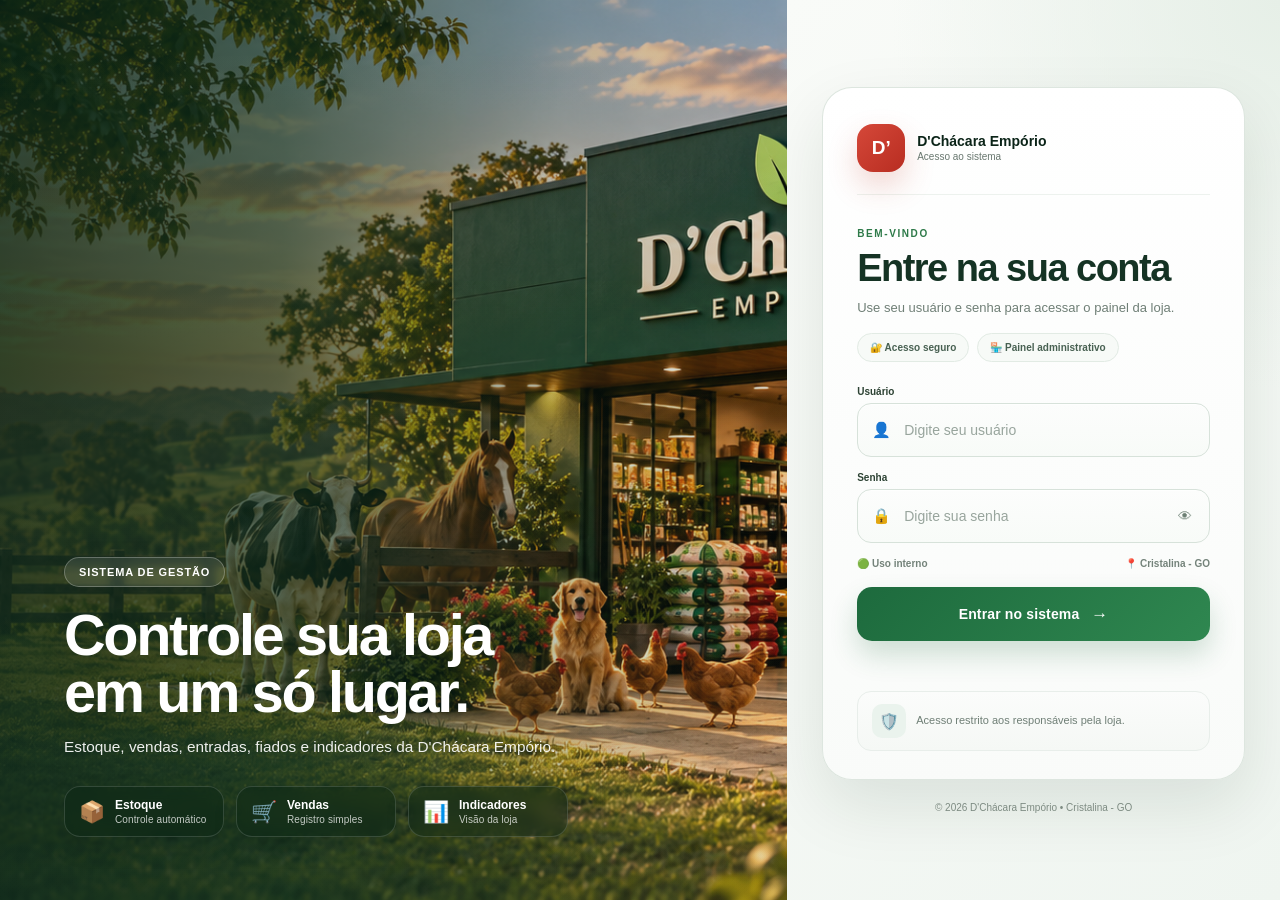
<file: index.html>
<!DOCTYPE html>
<html lang="pt-BR">
<head>
    <meta charset="UTF-8">
    <meta name="viewport" content="width=device-width, initial-scale=1.0">
    <title>D'Chácara Empório | Login</title>
    <link rel="stylesheet" href="./style.css">
</head>

<body class="login-page">
    <main class="login-layout">

        <section class="login-hero">
            <div class="hero-overlay"></div>

            <div class="hero-content">
                <span class="hero-badge">SISTEMA DE GESTÃO</span>

                <h1>Controle sua loja<br>em um só lugar.</h1>

                <p>
                    Estoque, vendas, entradas, fiados e indicadores
                    da D'Chácara Empório.
                </p>

                <div class="hero-features">
                    <div class="feature">
                        <span class="feature-icon">📦</span>
                        <div>
                            <strong>Estoque</strong>
                            <small>Controle automático</small>
                        </div>
                    </div>

                    <div class="feature">
                        <span class="feature-icon">🛒</span>
                        <div>
                            <strong>Vendas</strong>
                            <small>Registro simples</small>
                        </div>
                    </div>

                    <div class="feature">
                        <span class="feature-icon">📊</span>
                        <div>
                            <strong>Indicadores</strong>
                            <small>Visão da loja</small>
                        </div>
                    </div>
                </div>
            </div>
        </section>

        <section class="login-panel">
            <div class="login-card refined-login-card">

                <div class="brand-top">
                    <div class="brand-mark">D’</div>

                    <div>
                        <strong>D'Chácara Empório</strong>
                        <span>Acesso ao sistema</span>
                    </div>
                </div>

                <div class="welcome">
                    <span>BEM-VINDO</span>
                    <h2>Entre na sua conta</h2>
                    <p>Use seu usuário e senha para acessar o painel da loja.</p>

                    <div class="welcome-pills">
                        <span class="welcome-pill">🔐 Acesso seguro</span>
                        <span class="welcome-pill">🏪 Painel administrativo</span>
                    </div>
                </div>

                <form id="loginForm">
                    <div class="field">
                        <label for="usuario">Usuário</label>

                        <div class="input-wrap login-input-wrap">
                            <span class="input-icon">👤</span>

                            <input
                                id="usuario"
                                type="text"
                                placeholder="Digite seu usuário"
                                autocomplete="username"
                                required
                            >
                        </div>
                    </div>

                    <div class="field">
                        <label for="senha">Senha</label>

                        <div class="input-wrap login-input-wrap">
                            <span class="input-icon">🔒</span>

                            <input
                                id="senha"
                                type="password"
                                placeholder="Digite sua senha"
                                autocomplete="current-password"
                                required
                            >

                            <button
                                id="toggleSenha"
                                class="show-password"
                                type="button"
                                aria-label="Mostrar ou ocultar senha"
                            >👁</button>
                        </div>
                    </div>

                    <div class="login-meta-row">
                        <span class="login-meta-item">🟢 Uso interno</span>
                        <span class="login-meta-item">📍 Cristalina - GO</span>
                    </div>

                    <button class="login-button" type="submit">
                        <span>Entrar no sistema</span>
                        <strong>→</strong>
                    </button>

                    <p id="loginMessage" class="login-message"></p>
                </form>

                <div class="restricted-box">
                    <span>🛡️</span>

                    <p>
                        Acesso restrito aos responsáveis pela loja.
                    </p>
                </div>
            </div>

            <footer class="login-footer">
                © 2026 D'Chácara Empório • Cristalina - GO
            </footer>
        </section>

    </main>

    <script src="./script.js"></script>
</body>
</html>
</file>
<file: style.css>
/* =========================================================
   D'CHÁCARA EMPÓRIO - SISTEMA DE GESTÃO
   LOGIN + DASHBOARD + VENDAS + ESTOQUE + ENTRADAS + FIADOS
========================================================= */

:root {
    --green-950: #082f1b;
    --green-900: #0b3f23;
    --green-800: #14552e;
    --green-700: #1e6a3a;
    --green-600: #2f7d49;
    --green-100: #e9f3ec;

    --cream: #f4f7f3;
    --white: #ffffff;

    --text: #183425;
    --muted: #738178;

    --red: #c92d24;
    --red-soft: #fff0ef;
    --orange: #d67a15;
    --orange-soft: #fff5e9;
    --blue: #2e6ea6;
    --blue-soft: #edf5fc;

    --border: #e1e9e3;

    --shadow: 0 18px 50px rgba(18, 55, 32, 0.08);
    --shadow-soft: 0 8px 24px rgba(18, 55, 32, 0.06);
}

* {
    margin: 0;
    padding: 0;
    box-sizing: border-box;
}

html,
body {
    width: 100%;
    min-height: 100%;
}

body {
    font-family: "Segoe UI", Arial, Helvetica, sans-serif;
    color: var(--text);
}

button,
input,
select,
textarea {
    font: inherit;
}

button {
    cursor: pointer;
}

.hidden {
    display: none !important;
}

/* =========================================================
   LOGIN
========================================================= */

.login-page {
    min-height: 100vh;
    background: var(--cream);
}

.login-layout {
    min-height: 100vh;
    display: grid;
    grid-template-columns: minmax(0, 60%) minmax(400px, 40%);
}

.login-hero {
    position: relative;
    min-height: 100vh;
    overflow: hidden;

    background-image: url("./assets/login-bg.png");
    background-size: cover;
    background-position: center center;
    background-repeat: no-repeat;
}

.hero-overlay {
    position: absolute;
    inset: 0;
    z-index: 1;

    background: linear-gradient(
        90deg,
        rgba(5, 47, 25, 0.76) 0%,
        rgba(5, 47, 25, 0.56) 40%,
        rgba(5, 47, 25, 0.18) 75%,
        rgba(5, 47, 25, 0.04) 100%
    );
}

.hero-content {
    position: absolute;
    z-index: 2;

    left: clamp(35px, 5vw, 80px);
    bottom: clamp(45px, 7vh, 85px);

    width: min(600px, calc(100% - 80px));
    color: white;
}

.hero-badge {
    display: inline-block;
    margin-bottom: 20px;
    padding: 8px 14px;

    border: 1px solid rgba(255, 255, 255, 0.55);
    border-radius: 50px;

    background: rgba(9, 64, 34, 0.36);
    backdrop-filter: blur(5px);

    font-size: 11px;
    font-weight: 800;
    letter-spacing: 0.08em;
}

.hero-content h1 {
    margin-bottom: 15px;
    max-width: 600px;

    font-size: clamp(42px, 4.5vw, 68px);
    line-height: 0.98;
    letter-spacing: -0.04em;

    text-shadow: 0 4px 18px rgba(0, 0, 0, 0.18);
}

.hero-content > p {
    max-width: 530px;
    margin-bottom: 28px;

    color: rgba(255, 255, 255, 0.94);
    font-size: clamp(15px, 1.2vw, 18px);
    line-height: 1.5;
}

.hero-features {
    display: flex;
    flex-wrap: wrap;
    gap: 12px;
}

.feature {
    display: flex;
    align-items: center;
    gap: 10px;

    min-width: 160px;
    padding: 11px 14px;

    border: 1px solid rgba(255, 255, 255, 0.18);
    border-radius: 13px;

    background: rgba(8, 54, 29, 0.48);
    backdrop-filter: blur(8px);
}

.feature-icon {
    font-size: 21px;
}

.feature strong,
.feature small {
    display: block;
}

.feature strong {
    font-size: 12px;
}

.feature small {
    margin-top: 2px;
    color: rgba(255, 255, 255, 0.75);
    font-size: 10px;
}

.login-panel {
    min-height: 100vh;
    padding: 35px;

    display: flex;
    flex-direction: column;
    align-items: center;
    justify-content: center;

    background:
        radial-gradient(circle at top right, #e3efe6 0, transparent 38%),
        linear-gradient(135deg, #f8faf7, #edf4ee);
}

.login-card {
    width: min(430px, 100%);
    padding: 35px 34px 27px;

    border: 1px solid rgba(255, 255, 255, 0.9);
    border-radius: 24px;

    background: rgba(255, 255, 255, 0.97);
    box-shadow: var(--shadow);
}

.brand-top {
    display: flex;
    align-items: center;
    gap: 12px;
    margin-bottom: 34px;
}

.brand-mark {
    width: 44px;
    height: 44px;

    display: grid;
    place-items: center;

    border-radius: 13px;
    background: linear-gradient(135deg, #dc342a, #b9231b);
    color: white;

    font-size: 18px;
    font-weight: 900;
}

.brand-top strong,
.brand-top span {
    display: block;
}

.brand-top strong {
    margin-bottom: 2px;
    color: var(--green-950);
    font-size: 14px;
}

.brand-top span {
    color: var(--muted);
    font-size: 10px;
}

.welcome {
    margin-bottom: 27px;
}

.welcome > span {
    display: inline-block;
    margin-bottom: 8px;

    color: var(--green-600);
    font-size: 11px;
    font-weight: 900;
    letter-spacing: 0.13em;
}

.welcome h2 {
    margin-bottom: 8px;
    color: var(--green-950);
    font-size: 30px;
    letter-spacing: -0.03em;
}

.welcome p {
    color: var(--muted);
    font-size: 13px;
    line-height: 1.5;
}

.login-footer {
    margin-top: 22px;
    color: #7d8b82;
    font-size: 10px;
}

.restricted {
    margin-top: 15px;
    text-align: center;
    color: #8b978f;
    font-size: 10px;
}

/* =========================================================
   APP SHELL / SIDEBAR
========================================================= */

.dashboard-body {
    min-height: 100vh;
    background: #f4f7f4;
}

.app-shell {
    min-height: 100vh;
    display: grid;
    grid-template-columns: 258px minmax(0, 1fr);
}

.sidebar {
    position: sticky;
    top: 0;

    min-height: 100vh;
    height: 100vh;
    padding: 24px 18px;

    display: flex;
    flex-direction: column;

    background:
        radial-gradient(circle at 20% 0%, rgba(86, 151, 96, 0.22), transparent 28%),
        linear-gradient(180deg, #0c4426, #082f1b);

    color: white;
    overflow-y: auto;
}

.sidebar-brand {
    display: flex;
    align-items: center;
    gap: 11px;

    padding: 3px 6px 22px;
    border-bottom: 1px solid rgba(255, 255, 255, 0.10);
}

.sidebar-logo {
    width: 42px;
    height: 42px;

    display: grid;
    place-items: center;

    border-radius: 12px;
    background: var(--red);
    color: white;

    font-weight: 900;
    font-size: 17px;
}

.sidebar-brand strong,
.sidebar-brand span {
    display: block;
}

.sidebar-brand strong {
    font-size: 16px;
}

.sidebar-brand span {
    margin-top: 2px;
    color: rgba(255, 255, 255, 0.62);
    font-size: 10px;
}

.menu {
    display: grid;
    gap: 7px;
    margin-top: 22px;
}

.menu-link {
    display: flex;
    align-items: center;
    gap: 11px;

    padding: 12px 13px;
    border-radius: 12px;

    color: rgba(255, 255, 255, 0.80);
    text-decoration: none;

    font-size: 13px;
    font-weight: 650;

    transition: 0.18s ease;
}

.menu-link:hover {
    background: rgba(255, 255, 255, 0.07);
    color: white;
}

.menu-link.active {
    background: rgba(255, 255, 255, 0.12);
    color: white;
    box-shadow: inset 3px 0 0 #8fd39b;
}

.menu-icon {
    width: 24px;
    text-align: center;
    font-size: 17px;
}

.sidebar-bottom {
    margin-top: auto;
}

.sidebar-tip {
    display: flex;
    align-items: center;
    gap: 10px;

    margin-bottom: 12px;
    padding: 13px;

    border: 1px solid rgba(255, 255, 255, 0.10);
    border-radius: 13px;

    background: rgba(255, 255, 255, 0.05);
}

.sidebar-tip span {
    font-size: 21px;
}

.sidebar-tip p {
    color: rgba(255, 255, 255, 0.70);
    font-size: 10px;
    line-height: 1.45;
}

.sidebar-logout {
    width: 100%;
    padding: 11px 13px;

    border: 0;
    border-radius: 11px;

    background: rgba(255, 255, 255, 0.06);
    color: rgba(255, 255, 255, 0.78);

    text-align: left;
    font-size: 11px;
    font-weight: 700;
}

.sidebar-logout:hover {
    background: rgba(255, 255, 255, 0.10);
    color: white;
}

/* =========================================================
   APP MAIN / HEADER
========================================================= */

.app-main {
    min-width: 0;
    padding: 28px 30px 36px;
}

.app-header {
    display: flex;
    align-items: center;
    justify-content: space-between;
    gap: 22px;

    margin-bottom: 24px;
}

.eyebrow {
    display: inline-block;
    margin-bottom: 5px;

    color: var(--green-600);
    font-size: 9px;
    font-weight: 900;
    letter-spacing: 0.14em;
}

.app-header h1 {
    color: #14311f;
    font-size: 29px;
    line-height: 1.05;
    letter-spacing: -0.025em;
}

.app-header p {
    margin-top: 6px;
    color: var(--muted);
    font-size: 12px;
}

.header-actions {
    display: flex;
    align-items: center;
    gap: 10px;
}

.user-pill {
    display: flex;
    align-items: center;
    gap: 10px;

    padding: 7px 11px 7px 7px;
    border: 1px solid var(--border);
    border-radius: 13px;

    background: white;
    box-shadow: var(--shadow-soft);
}

.user-avatar {
    width: 34px;
    height: 34px;

    display: grid;
    place-items: center;

    border-radius: 10px;
    background: var(--green-100);
    color: var(--green-800);

    font-size: 11px;
    font-weight: 900;
}

.user-pill strong,
.user-pill small {
    display: block;
}

.user-pill strong {
    font-size: 11px;
}

.user-pill small {
    margin-top: 1px;
    color: var(--muted);
    font-size: 9px;
}

/* =========================================================
   PANELS / KPI
========================================================= */

.panel {
    min-width: 0;
    padding: 21px;

    border: 1px solid var(--border);
    border-radius: 18px;

    background: white;
    box-shadow: var(--shadow-soft);
}

.panel-heading {
    display: flex;
    align-items: flex-start;
    justify-content: space-between;
    gap: 15px;

    margin-bottom: 18px;
}

.panel-heading.small {
    margin-bottom: 12px;
}

.panel-kicker {
    display: inline-block;
    margin-bottom: 4px;

    color: var(--green-600);
    font-size: 9px;
    font-weight: 900;
    letter-spacing: 0.13em;
}

.panel-kicker.light {
    color: rgba(255, 255, 255, 0.70);
}

.panel-heading h2 {
    color: #173623;
    font-size: 17px;
}

.panel-heading p {
    margin-top: 4px;
    color: var(--muted);
    font-size: 11px;
    line-height: 1.45;
}

.text-link {
    color: var(--green-700);
    text-decoration: none;
    font-size: 11px;
    font-weight: 800;
}

.top-gap {
    margin-top: 18px;
}

.kpi-grid {
    display: grid;
    grid-template-columns: repeat(4, minmax(0, 1fr));
    gap: 15px;

    margin-bottom: 18px;
}

.kpi-card {
    min-width: 0;
    padding: 18px;

    display: flex;
    align-items: center;
    gap: 13px;

    border: 1px solid var(--border);
    border-radius: 17px;

    background: white;
    box-shadow: var(--shadow-soft);
}

.kpi-icon {
    flex: 0 0 auto;

    width: 44px;
    height: 44px;

    display: grid;
    place-items: center;

    border-radius: 13px;
    font-size: 19px;
}

.kpi-icon.green {
    background: var(--green-100);
}

.kpi-icon.orange {
    background: var(--orange-soft);
}

.kpi-icon.red {
    background: var(--red-soft);
}

.kpi-icon.blue {
    background: var(--blue-soft);
}

.kpi-card span,
.kpi-card strong,
.kpi-card small {
    display: block;
}

.kpi-card span {
    color: #76837a;
    font-size: 9px;
    font-weight: 900;
    letter-spacing: 0.06em;
}

.kpi-card strong {
    margin-top: 5px;
    color: #173724;
    font-size: 22px;
}

.kpi-card small {
    margin-top: 3px;
    color: #9aa59d;
    font-size: 9px;
}

.dashboard-grid {
    display: grid;
    grid-template-columns: 2fr 1fr;
    gap: 18px;
}

.span-2 {
    grid-row: span 2;
}

/* =========================================================
   MODULE HERO
========================================================= */

.module-hero {
    min-height: 126px;
    margin-bottom: 18px;
    padding: 22px 24px;

    display: flex;
    align-items: center;
    justify-content: space-between;
    gap: 20px;

    border-radius: 20px;
    color: white;

    box-shadow: var(--shadow);
    overflow: hidden;
}

.module-hero > div:first-child {
    display: flex;
    align-items: center;
    gap: 16px;
}

.sales-hero {
    background:
        radial-gradient(circle at 85% 10%, rgba(255,255,255,0.12), transparent 24%),
        linear-gradient(135deg, #176437, #0c4426);
}

.entry-hero {
    background:
        radial-gradient(circle at 85% 10%, rgba(255,255,255,0.13), transparent 24%),
        linear-gradient(135deg, #2a6b57, #154b38);
}

.module-icon {
    width: 54px;
    height: 54px;

    display: grid;
    place-items: center;

    border: 1px solid rgba(255,255,255,0.18);
    border-radius: 16px;

    background: rgba(255,255,255,0.10);
    font-size: 25px;
}

.module-hero h2 {
    margin-bottom: 5px;
    font-size: 23px;
}

.module-hero p {
    color: rgba(255,255,255,0.72);
    font-size: 11px;
}

.module-hero-stat {
    min-width: 130px;
    padding: 14px 18px;

    border: 1px solid rgba(255,255,255,0.16);
    border-radius: 15px;

    background: rgba(255,255,255,0.09);
    text-align: right;
}

.module-hero-stat small,
.module-hero-stat strong {
    display: block;
}

.module-hero-stat small {
    color: rgba(255,255,255,0.68);
    font-size: 9px;
}

.module-hero-stat strong {
    margin-top: 3px;
    font-size: 24px;
}

/* =========================================================
   FORMS
========================================================= */

.field,
.form-control {
    margin-bottom: 15px;
}

.field label,
.form-control label {
    display: block;
    margin-bottom: 6px;

    color: #2c4233;
    font-size: 10px;
    font-weight: 800;
}

.input-wrap,
.form-control input,
.form-control select,
.form-control textarea {
    width: 100%;
    border: 1px solid #dbe5dd;
    border-radius: 11px;
    outline: none;

    background: #fbfdfb;
    color: #223a2b;

    transition: 0.18s ease;
}

.input-wrap {
    height: 49px;
    display: flex;
    align-items: center;
    overflow: hidden;
}

.input-wrap input {
    flex: 1;
    height: 100%;
    border: 0;
    outline: 0;
    background: transparent;
}

.input-icon {
    width: 40px;
    text-align: center;
    opacity: 0.65;
    font-size: 14px;
}

.show-password {
    width: 45px;
    height: 100%;
    border: 0;
    background: transparent;
    opacity: 0.65;
}

.form-control input,
.form-control select {
    height: 44px;
    padding: 0 12px;
    font-size: 11px;
}

.form-control textarea {
    min-height: 84px;
    padding: 11px 12px;
    resize: vertical;
    font-size: 11px;
}

.input-wrap:focus-within,
.form-control input:focus,
.form-control select:focus,
.form-control textarea:focus {
    border-color: #87b896;
    background: white;
    box-shadow: 0 0 0 4px rgba(47, 125, 73, 0.07);
}

.form-grid {
    display: grid;
    gap: 12px;
}

.form-grid.two {
    grid-template-columns: repeat(2, minmax(0, 1fr));
}

.button-row {
    display: flex;
    align-items: center;
    gap: 10px;
}

.flex-1 {
    flex: 1;
}

.primary-button,
.secondary-button,
.success-button,
.danger-button {
    min-height: 43px;
    padding: 0 16px;

    border: 0;
    border-radius: 11px;

    font-size: 11px;
    font-weight: 800;

    transition: 0.15s ease;
}

.primary-button {
    background: linear-gradient(135deg, #267846, #176237);
    color: white;
    box-shadow: 0 8px 18px rgba(31, 107, 58, 0.15);
}

.success-button {
    background: linear-gradient(135deg, #1d7742, #0f5b31);
    color: white;
}

.secondary-button {
    border: 1px solid var(--border);
    background: #f6f8f6;
    color: #54635a;
}

.danger-button {
    background: #fff1ef;
    color: #b82c24;
}

.primary-button:hover,
.success-button:hover {
    transform: translateY(-1px);
    filter: brightness(1.03);
}

.wide {
    width: 100%;
}

.helper-note {
    margin-top: 10px;
    color: #8d9991;
    text-align: center;
    font-size: 9px;
    line-height: 1.45;
}

.divider {
    height: 1px;
    margin: 20px 0;
    background: #edf1ee;
}

/* =========================================================
   TABLE
========================================================= */

.table-wrap {
    width: 100%;
    overflow-x: auto;
}

.data-table {
    width: 100%;
    border-collapse: collapse;
    min-width: 650px;
}

.data-table th,
.data-table td {
    padding: 11px 10px;
    border-bottom: 1px solid #edf1ee;
    text-align: left;
    white-space: nowrap;
}

.data-table th {
    color: #89958d;
    font-size: 9px;
    font-weight: 900;
    letter-spacing: 0.04em;
}

.data-table td {
    color: #33493a;
    font-size: 10.5px;
}

.data-table tr:last-child td {
    border-bottom: 0;
}

.data-table .right {
    text-align: right;
}

.product-cell {
    display: flex;
    align-items: center;
    gap: 9px;
}

.product-cell-icon {
    width: 31px;
    height: 31px;

    display: grid;
    place-items: center;

    border-radius: 9px;
    background: #f1f6f2;
}

.product-cell strong,
.product-cell small {
    display: block;
}

.product-cell strong {
    color: #2b4232;
    font-size: 10.5px;
}

.product-cell small {
    margin-top: 2px;
    color: #9aa49d;
    font-size: 8.5px;
}

.table-actions {
    display: flex;
    justify-content: flex-end;
    gap: 5px;
}

.mini-button {
    padding: 6px 8px;
    border: 1px solid var(--border);
    border-radius: 8px;

    background: #f8faf8;
    color: #536258;

    font-size: 9px;
    font-weight: 700;
}

.mini-button.danger {
    background: #fff3f2;
    color: #b62b24;
    border-color: #f7d8d5;
}

/* =========================================================
   BADGES / EMPTY
========================================================= */

.status-badge {
    display: inline-flex;
    align-items: center;
    gap: 5px;

    padding: 5px 8px;
    border-radius: 50px;

    font-size: 8.5px;
    font-weight: 900;
}

.status-ok {
    background: #eaf6ed;
    color: #287443;
}

.status-low {
    background: #fff4e5;
    color: #a85e0d;
}

.status-out,
.status-overdue {
    background: #fff0ef;
    color: #b82c24;
}

.status-paid {
    background: #eaf6ed;
    color: #287443;
}

.empty-state {
    padding: 34px 18px;
    text-align: center;
    color: #8e9a92;
}

.empty-state.compact {
    padding: 22px 12px;
}

.empty-state span {
    display: block;
    margin-bottom: 8px;
    font-size: 27px;
}

.empty-state strong {
    display: block;
    margin-bottom: 4px;
    color: #65736a;
    font-size: 11px;
}

.empty-state p {
    font-size: 9.5px;
}

/* =========================================================
   CATEGORY / STOCK
========================================================= */

.category-grid {
    display: grid;
    grid-template-columns: repeat(5, minmax(0, 1fr));
    gap: 12px;

    margin-bottom: 17px;
}

.category-card {
    min-height: 82px;
    padding: 13px;

    display: flex;
    align-items: center;
    gap: 11px;

    border: 1px solid var(--border);
    border-radius: 15px;

    background: white;
    color: #263f30;
    text-align: left;

    box-shadow: var(--shadow-soft);
    transition: 0.15s ease;
}

.category-card:hover {
    transform: translateY(-1px);
}

.category-card.active {
    border-color: #90bd9d;
    box-shadow: 0 0 0 3px rgba(47,125,73,0.08);
}

.category-icon {
    flex: 0 0 auto;

    width: 40px;
    height: 40px;

    display: grid;
    place-items: center;

    border-radius: 11px;
    font-size: 18px;
}

.category-icon.all { background: #edf5ef; }
.category-icon.ration { background: #f5efe4; }
.category-icon.medicine { background: #f9eeee; }
.category-icon.utensil { background: #eef4fa; }
.category-icon.tool { background: #f3f0eb; }

.category-card strong,
.category-card small {
    display: block;
}

.category-card strong {
    font-size: 11px;
}

.category-card small {
    margin-top: 3px;
    color: #929e96;
    font-size: 8.5px;
}

.stock-kpis {
    margin-bottom: 17px;
}

.stock-layout {
    display: grid;
    grid-template-columns: minmax(0, 1.8fr) minmax(310px, 0.8fr);
    gap: 17px;
}

.product-form-panel {
    align-self: start;
    position: sticky;
    top: 20px;
}

.search-box {
    min-width: 220px;
    height: 36px;

    display: flex;
    align-items: center;
    gap: 7px;

    padding: 0 10px;

    border: 1px solid var(--border);
    border-radius: 10px;
    background: #f9fbf9;
}

.search-box span {
    font-size: 12px;
}

.search-box input {
    flex: 1;
    min-width: 0;

    border: 0;
    outline: 0;
    background: transparent;

    color: #31483a;
    font-size: 10px;
}

/* =========================================================
   SALES
========================================================= */

.sales-layout {
    display: grid;
    grid-template-columns: minmax(0, 1.7fr) minmax(300px, 0.75fr);
    gap: 17px;
}

.checkout-panel {
    align-self: start;
    position: sticky;
    top: 20px;
}

.checkout-total {
    margin-bottom: 18px;
    padding: 18px;

    border-radius: 14px;
    background: linear-gradient(135deg, #eef7f0, #f8fbf8);
}

.checkout-total span,
.checkout-total strong {
    display: block;
}

.checkout-total span {
    color: #789080;
    font-size: 9px;
    font-weight: 800;
}

.checkout-total strong {
    margin-top: 5px;
    color: #155c31;
    font-size: 26px;
}

.product-mini-info {
    min-height: 46px;
    margin-bottom: 14px;
    padding: 10px 12px;

    border: 1px dashed #d6e2d8;
    border-radius: 11px;
    background: #f8fbf8;

    color: #76857b;
    font-size: 9.5px;
    line-height: 1.45;
}

.fiado-extras {
    margin-top: -2px;
}

/* =========================================================
   ENTRIES
========================================================= */

.entry-layout {
    display: grid;
    grid-template-columns: minmax(0, 1.2fr) minmax(280px, 0.75fr);
    gap: 17px;
}

.steps-list {
    display: grid;
    gap: 13px;
}

.step-item {
    display: flex;
    gap: 11px;
}

.step-item > span {
    flex: 0 0 auto;

    width: 30px;
    height: 30px;

    display: grid;
    place-items: center;

    border-radius: 9px;
    background: var(--green-100);
    color: var(--green-700);

    font-size: 10px;
    font-weight: 900;
}

.step-item strong {
    display: block;
    color: #304738;
    font-size: 10px;
}

.step-item p {
    margin-top: 3px;
    color: #8a968e;
    font-size: 9px;
    line-height: 1.4;
}

.soft-note {
    margin-top: 18px;
    padding: 12px;

    border-radius: 11px;
    background: #f4f8f5;

    color: #718078;
    font-size: 9px;
    line-height: 1.5;
}

/* =========================================================
   FIADOS
========================================================= */

.debt-layout {
    display: grid;
    grid-template-columns: minmax(0, 1.7fr) minmax(310px, 0.8fr);
    gap: 17px;
}

.stack-column {
    display: grid;
    gap: 17px;
    align-self: start;
}

/* =========================================================
   DASHBOARD EXTRAS
========================================================= */

.alert-list {
    display: grid;
    gap: 9px;
}

.alert-item {
    display: flex;
    align-items: center;
    justify-content: space-between;
    gap: 10px;

    padding: 10px 11px;

    border-radius: 11px;
    background: #fff8ec;
}

.alert-item div strong,
.alert-item div small {
    display: block;
}

.alert-item div strong {
    color: #5d4a2d;
    font-size: 10px;
}

.alert-item div small {
    margin-top: 2px;
    color: #a58b67;
    font-size: 8.5px;
}

.alert-item > strong {
    color: #b86b14;
    font-size: 10px;
}

.quick-grid {
    display: grid;
    grid-template-columns: repeat(2, minmax(0, 1fr));
    gap: 9px;
}

.quick-card {
    min-height: 72px;
    padding: 11px;

    display: flex;
    align-items: center;
    gap: 10px;

    border: 1px solid var(--border);
    border-radius: 12px;

    background: #fafcfa;
    color: inherit;
    text-decoration: none;
}

.quick-card:hover {
    border-color: #a7c9b0;
    background: #f4f9f5;
}

.quick-icon {
    font-size: 20px;
}

.quick-card strong,
.quick-card small {
    display: block;
}

.quick-card strong {
    font-size: 10px;
}

.quick-card small {
    margin-top: 2px;
    color: #8c9890;
    font-size: 8.5px;
}

/* =========================================================
   TOAST
========================================================= */

.toast {
    position: fixed;
    right: 22px;
    bottom: 22px;
    z-index: 9999;

    max-width: 340px;
    padding: 12px 15px;

    border-radius: 12px;

    background: #173e26;
    color: white;

    box-shadow: 0 14px 36px rgba(0,0,0,0.18);

    font-size: 10px;
    font-weight: 700;

    opacity: 0;
    transform: translateY(12px);
    pointer-events: none;

    transition: 0.22s ease;
}

.toast.show {
    opacity: 1;
    transform: translateY(0);
}

.toast.error {
    background: #a92c24;
}

/* =========================================================
   RESPONSIVO
========================================================= */

@media (max-width: 1180px) {
    .kpi-grid {
        grid-template-columns: repeat(2, minmax(0, 1fr));
    }

    .category-grid {
        grid-template-columns: repeat(3, minmax(0, 1fr));
    }

    .stock-layout,
    .sales-layout,
    .entry-layout,
    .debt-layout {
        grid-template-columns: 1fr;
    }

    .product-form-panel,
    .checkout-panel {
        position: static;
    }
}

@media (max-width: 950px) {
    .app-shell {
        grid-template-columns: 1fr;
    }

    .sidebar {
        position: static;
        min-height: auto;
        height: auto;
    }

    .menu {
        grid-template-columns: repeat(5, minmax(0, 1fr));
    }

    .menu-link {
        justify-content: center;
    }

    .menu-link span:last-child {
        display: none;
    }

    .sidebar-bottom {
        display: none;
    }

    .dashboard-grid {
        grid-template-columns: 1fr;
    }

    .span-2 {
        grid-row: auto;
    }

    .login-layout {
        grid-template-columns: 1fr;
    }

    .login-hero {
        min-height: 48vh;
    }

    .login-panel {
        min-height: 52vh;
    }
}

@media (max-width: 650px) {
    .app-main {
        padding: 20px 14px 28px;
    }

    .app-header {
        align-items: flex-start;
        flex-direction: column;
    }

    .kpi-grid {
        grid-template-columns: 1fr;
    }

    .category-grid {
        grid-template-columns: repeat(2, minmax(0, 1fr));
    }

    .category-card:first-child {
        grid-column: span 2;
    }

    .form-grid.two {
        grid-template-columns: 1fr;
    }

    .panel-heading {
        flex-direction: column;
    }

    .search-box {
        width: 100%;
        min-width: 0;
    }

    .module-hero {
        align-items: flex-start;
        flex-direction: column;
    }

    .module-hero-stat {
        width: 100%;
        text-align: left;
    }

    .quick-grid {
        grid-template-columns: 1fr;
    }

    .login-hero {
        min-height: 40vh;
        background-position: 62% center;
    }

    .hero-content {
        left: 24px;
        bottom: 24px;
        width: calc(100% - 48px);
    }

    .hero-content h1 {
        font-size: 38px;
    }

    .hero-features {
        display: none;
    }

    .login-panel {
        padding: 28px 16px;
    }

    .login-card {
        padding: 28px 22px 24px;
    }
}


/* =========================================================
   EXPLICAÇÃO DE FLUXO DO ESTOQUE
========================================================= */

.stock-flow-note {
    margin-bottom: 15px;
    padding: 14px 16px;

    display: flex;
    align-items: center;
    gap: 12px;

    border: 1px solid #d8e6db;
    border-radius: 15px;

    background: linear-gradient(135deg, #eef7f0, #f9fbf9);
}

.stock-flow-icon {
    flex: 0 0 auto;

    width: 40px;
    height: 40px;

    display: grid;
    place-items: center;

    border-radius: 11px;

    background: #dff0e3;
    font-size: 18px;
}

.stock-flow-note strong {
    display: block;

    margin-bottom: 3px;

    color: #1e5030;
    font-size: 11px;
}

.stock-flow-note p {
    color: #6f7e74;

    font-size: 9.5px;
    line-height: 1.5;
}

.field-help {
    display: block;

    margin-top: 5px;

    color: #8a978e;

    font-size: 8.5px;
    line-height: 1.35;
}

.form-control input:disabled {
    cursor: not-allowed;

    background: #eef2ef;
    color: #7f8b83;
}

.header-fiado-button{
    display:inline-flex;
    align-items:center;
    justify-content:center;
    min-height:38px;
    padding:0 13px;
    border-radius:11px;
    background:#fff2ef;
    color:#a92c24;
    border:1px solid #f3d5d1;
    text-decoration:none;
    font-size:10px;
    font-weight:800;
}
.header-fiado-button:hover{
    background:#fde8e5;
}


/* =========================================================
   DESPESAS / INDICADORES
========================================================= */

.expense-layout {
    display: grid;
    grid-template-columns: minmax(0, 1.7fr) minmax(320px, 0.8fr);
    gap: 17px;
}

.month-filter {
    display: flex;
    align-items: center;
    gap: 8px;
}

.month-filter label {
    color: #7c8980;
    font-size: 9px;
    font-weight: 800;
}

.month-filter input {
    height: 36px;
    padding: 0 10px;

    border: 1px solid var(--border);
    border-radius: 10px;

    background: #f9fbf9;
    color: #33493a;

    outline: 0;
    font-size: 10px;
}

.month-filter.large {
    display: block;
}

.month-filter.large label {
    display: block;
    margin-bottom: 5px;
}

.month-filter.large input {
    min-width: 180px;
    height: 40px;
}

.indicator-toolbar {
    margin-bottom: 16px;
    padding: 16px 18px;

    display: flex;
    align-items: center;
    justify-content: space-between;
    gap: 18px;

    border: 1px solid var(--border);
    border-radius: 16px;

    background: white;
    box-shadow: var(--shadow-soft);
}

.indicator-toolbar h2 {
    color: #173623;
    font-size: 17px;
}

.indicator-toolbar p {
    margin-top: 4px;
    color: var(--muted);
    font-size: 10px;
}

.indicator-kpis {
    grid-template-columns: repeat(4, minmax(0, 1fr));
}

.indicator-grid {
    display: grid;
    grid-template-columns: repeat(2, minmax(0, 1fr));
    gap: 17px;
}

.span-wide {
    grid-column: span 2;
}

.simple-bar-chart {
    min-height: 250px;

    display: flex;
    align-items: flex-end;
    gap: 8px;

    padding: 16px 8px 2px;

    overflow-x: auto;
}

.day-bar-wrap {
    flex: 1 0 34px;
    min-width: 34px;
    height: 220px;

    display: flex;
    flex-direction: column;
    justify-content: flex-end;
    align-items: center;
    gap: 6px;
}

.day-bar-value {
    color: #5e6d63;
    font-size: 8px;
    font-weight: 700;
    white-space: nowrap;
    transform: rotate(-45deg);
    margin-bottom: 8px;
}

.day-bar {
    width: 100%;
    max-width: 30px;
    min-height: 4px;

    border-radius: 8px 8px 3px 3px;

    background: linear-gradient(180deg, #3f8d58, #1c6d3b);
}

.day-bar-label {
    color: #7e8b82;
    font-size: 8px;
    font-weight: 800;
}

.metric-list {
    display: grid;
    gap: 10px;
}

.metric-item {
    padding: 10px 11px;

    border: 1px solid #edf1ee;
    border-radius: 11px;

    background: #fafcfa;
}

.metric-row {
    display: flex;
    align-items: center;
    justify-content: space-between;
    gap: 12px;
}

.metric-row strong {
    color: #304738;
    font-size: 10px;
}

.metric-row span {
    color: #4e6255;
    font-size: 9.5px;
    font-weight: 800;
}

.metric-track {
    height: 6px;
    margin-top: 7px;

    border-radius: 99px;
    background: #e9eeea;
    overflow: hidden;
}

.metric-fill {
    height: 100%;
    border-radius: 99px;

    background: linear-gradient(90deg, #2f7d49, #65a978);
}

.indicator-summary {
    display: grid;
    gap: 9px;
}

.summary-line {
    padding: 11px 12px;

    border-radius: 11px;
    background: #f6f9f6;

    color: #66756b;
    font-size: 9.5px;
    line-height: 1.45;
}

.summary-line strong {
    color: #294532;
}

@media (max-width: 1180px) {
    .expense-layout,
    .indicator-grid {
        grid-template-columns: 1fr;
    }

    .span-wide {
        grid-column: auto;
    }

    .indicator-kpis {
        grid-template-columns: repeat(2, minmax(0, 1fr));
    }
}

@media (max-width: 650px) {
    .indicator-toolbar {
        align-items: flex-start;
        flex-direction: column;
    }

    .indicator-kpis {
        grid-template-columns: 1fr;
    }

    .month-filter.large,
    .month-filter.large input {
        width: 100%;
    }
}


/* =========================================================
   RESUMO / RELATÓRIO
========================================================= */

.report-filter {
    margin-bottom: 18px;
    padding: 16px 18px;

    display: flex;
    align-items: center;
    justify-content: space-between;
    gap: 20px;

    border: 1px solid var(--border);
    border-radius: 17px;

    background: white;
    box-shadow: var(--shadow-soft);
}

.report-filter-title {
    display: flex;
    align-items: center;
    gap: 12px;
}

.report-filter-icon {
    flex: 0 0 auto;

    width: 42px;
    height: 42px;

    display: grid;
    place-items: center;

    border-radius: 12px;

    background: var(--green-100);
    font-size: 19px;
}

.report-filter-title h2 {
    color: #173623;
    font-size: 16px;
}

.report-filter-title p {
    margin-top: 4px;

    color: var(--muted);

    font-size: 9.5px;
    line-height: 1.45;
}

.report-filter-fields {
    display: flex;
    align-items: flex-end;
    gap: 9px;
}

.compact-control {
    min-width: 145px;
    margin-bottom: 0;
}

.report-action {
    min-height: 42px;
}

.report-sheet {
    padding: 26px;

    border: 1px solid var(--border);
    border-radius: 20px;

    background: white;

    box-shadow: var(--shadow-soft);
}

.report-header {
    display: flex;
    align-items: center;
    justify-content: space-between;
    gap: 20px;

    padding-bottom: 18px;
    margin-bottom: 22px;

    border-bottom: 2px solid #e4eee6;
}

.report-brand {
    display: flex;
    align-items: center;
    gap: 11px;
}

.report-logo {
    width: 46px;
    height: 46px;

    display: grid;
    place-items: center;

    border-radius: 13px;

    background: var(--red);
    color: white;

    font-size: 18px;
    font-weight: 900;
}

.report-brand strong,
.report-brand span {
    display: block;
}

.report-brand strong {
    color: var(--green-950);
    font-size: 16px;
}

.report-brand span {
    margin-top: 3px;

    color: var(--muted);
    font-size: 9px;
}

.report-period {
    text-align: right;
}

.report-period small,
.report-period strong,
.report-period span {
    display: block;
}

.report-period small {
    color: var(--green-600);

    font-size: 8px;
    font-weight: 900;
    letter-spacing: 0.12em;
}

.report-period strong {
    margin-top: 4px;

    color: #243d2c;
    font-size: 13px;
}

.report-period span {
    margin-top: 3px;

    color: #929d95;
    font-size: 8px;
}

.report-section-title {
    display: flex;
    align-items: center;
    gap: 11px;

    margin: 26px 0 13px;
}

.report-section-title > span {
    flex: 0 0 auto;

    width: 29px;
    height: 29px;

    display: grid;
    place-items: center;

    border-radius: 8px;

    background: #edf5ef;
    color: var(--green-700);

    font-size: 9px;
    font-weight: 900;
}

.report-section-title h2 {
    color: #173623;

    font-size: 15px;
}

.report-section-title p {
    margin-top: 2px;

    color: #8b978f;

    font-size: 8.5px;
}

.report-kpi-grid {
    display: grid;
    grid-template-columns: repeat(4, minmax(0, 1fr));
    gap: 10px;
}

.report-kpi-grid-small {
    grid-template-columns: repeat(3, minmax(0, 1fr));
    margin-bottom: 12px;
}

.report-kpi {
    min-width: 0;
    padding: 12px 13px;

    display: flex;
    align-items: center;
    gap: 10px;

    border: 1px solid #e6ede8;
    border-radius: 13px;

    background: #fafcfa;
}

.report-kpi-icon {
    flex: 0 0 auto;

    width: 34px;
    height: 34px;

    display: grid;
    place-items: center;

    border-radius: 10px;

    background: #edf5ef;
    font-size: 15px;
}

.report-kpi small,
.report-kpi strong {
    display: block;
}

.report-kpi small {
    color: #7c8a80;

    font-size: 7.5px;
    font-weight: 900;
    letter-spacing: 0.05em;
}

.report-kpi strong {
    margin-top: 3px;

    color: #193824;
    font-size: 15px;
}

.executive-note {
    margin-top: 12px;
    padding: 13px 14px;

    border-left: 4px solid #3f8d58;
    border-radius: 0 10px 10px 0;

    background: #f3f8f4;

    color: #607067;

    font-size: 9.5px;
    line-height: 1.6;
}

.executive-note strong,
.executive-note b {
    color: #2d4b36;
}

.report-two-columns {
    display: grid;
    grid-template-columns: repeat(2, minmax(0, 1fr));
    gap: 12px;
}

.report-span {
    grid-column: span 2;
}

.report-card {
    min-width: 0;
    padding: 14px;

    border: 1px solid #e6ede8;
    border-radius: 13px;

    background: #fff;
}

.report-card-heading {
    display: flex;
    align-items: center;
    gap: 9px;

    margin-bottom: 12px;
}

.report-card-heading > span {
    width: 31px;
    height: 31px;

    display: grid;
    place-items: center;

    border-radius: 9px;

    background: #f1f6f2;
}

.report-card-heading strong,
.report-card-heading small {
    display: block;
}

.report-card-heading strong {
    color: #304738;
    font-size: 10px;
}

.report-card-heading small {
    margin-top: 2px;

    color: #94a097;
    font-size: 8px;
}

.report-chart {
    min-height: 220px;
}

.report-table {
    min-width: 560px;
}

.report-footer {
    margin-top: 28px;
    padding-top: 13px;

    display: flex;
    justify-content: space-between;
    gap: 20px;

    border-top: 1px solid #e4ebe6;

    color: #9aa49d;
    font-size: 7.5px;
}

/* =========================================================
   IMPRESSÃO / SALVAR PDF
========================================================= */

@media print {

    @page {
        size: A4;
        margin: 10mm;
    }

    body {
        background: white !important;
        -webkit-print-color-adjust: exact;
        print-color-adjust: exact;
    }

    .no-print,
    .sidebar {
        display: none !important;
    }

    .app-shell {
        display: block !important;
    }

    .app-main {
        padding: 0 !important;
    }

    .report-sheet {
        padding: 0 !important;

        border: 0 !important;
        border-radius: 0 !important;

        box-shadow: none !important;
    }

    .report-header {
        margin-bottom: 14px;
    }

    .report-section-title {
        break-after: avoid;
        margin-top: 17px;
    }

    .report-card,
    .report-kpi,
    .executive-note {
        break-inside: avoid;
    }

    .report-kpi-grid {
        grid-template-columns: repeat(4, 1fr);
        gap: 6px;
    }

    .report-kpi-grid-small {
        grid-template-columns: repeat(3, 1fr);
    }

    .report-two-columns {
        grid-template-columns: repeat(2, 1fr);
        gap: 8px;
    }

    .simple-bar-chart {
        min-height: 180px;
    }

    .day-bar-wrap {
        height: 170px;
    }

    .day-bar-value {
        font-size: 6.5px;
    }

    .data-table th,
    .data-table td {
        padding: 7px 6px;
        font-size: 7.5px;
    }

    .metric-item {
        padding: 7px 8px;
    }

    .report-footer {
        margin-top: 18px;
    }
}

@media (max-width: 1100px) {

    .report-filter {
        align-items: flex-start;
        flex-direction: column;
    }

    .report-filter-fields {
        width: 100%;
        flex-wrap: wrap;
    }

    .report-kpi-grid {
        grid-template-columns: repeat(2, minmax(0, 1fr));
    }
}

@media (max-width: 700px) {

    .report-filter-fields {
        align-items: stretch;
        flex-direction: column;
    }

    .compact-control {
        width: 100%;
    }

    .report-two-columns {
        grid-template-columns: 1fr;
    }

    .report-span {
        grid-column: auto;
    }

    .report-kpi-grid,
    .report-kpi-grid-small {
        grid-template-columns: 1fr;
    }

    .report-header {
        align-items: flex-start;
        flex-direction: column;
    }

    .report-period {
        text-align: left;
    }

    .report-sheet {
        padding: 18px 14px;
    }

    .report-footer {
        flex-direction: column;
        gap: 4px;
    }
}


/* =========================================================
   LUCRO / RENTABILIDADE
========================================================= */

.finance-flow-panel {
    margin-bottom: 18px;
}

.finance-flow {
    display: grid;

    grid-template-columns:
        minmax(120px, 1fr)
        auto
        minmax(120px, 1fr)
        auto
        minmax(120px, 1fr)
        auto
        minmax(120px, 1fr)
        auto
        minmax(145px, 1.15fr);

    align-items: center;

    gap: 8px;
}

.finance-flow-box {
    min-height: 78px;

    display: flex;
    flex-direction: column;
    justify-content: center;

    padding: 13px;

    border:
        1px solid
        #dce8df;

    border-radius: 13px;

    background:
        #f7fbf8;
}

.finance-flow-box small,
.finance-flow-box strong {
    display: block;
}

.finance-flow-box small {
    color: #748279;

    font-size: 8px;
    font-weight: 900;

    letter-spacing:
        0.05em;
}

.finance-flow-box strong {
    margin-top: 6px;

    color: #1e4a2e;

    font-size: 16px;
}

.finance-flow-box.cost {
    background: #fff8ef;

    border-color:
        #f1dfc8;
}

.finance-flow-box.gross {
    background: #eef8f0;

    border-color:
        #d2e9d7;
}

.finance-flow-box.expense {
    background: #fff3f1;

    border-color:
        #f1d9d5;
}

.finance-flow-box.net {
    background:
        linear-gradient(
            135deg,
            #eaf7ee,
            #f8fcf9
        );

    border-color:
        #b9ddc2;
}

.finance-flow-operator {
    color: #98a39b;

    text-align: center;

    font-size: 19px;
    font-weight: 900;
}

.finance-warning {
    margin-top: 12px;

    padding: 10px 12px;

    border:
        1px solid
        #eed7aa;

    border-radius: 10px;

    background: #fff9ec;

    color: #7b632f;

    font-size: 9px;

    line-height: 1.5;
}

.profit-positive-text {
    color:
        #18723b
        !important;
}

.profit-negative-text {
    color:
        #bd2d25
        !important;
}

.margin-pill {
    display:
        inline-flex;

    padding:
        4px 7px;

    border-radius:
        999px;

    font-size: 8px;

    font-weight: 900;
}

.margin-pill.positive {
    background:
        #eaf6ed;

    color:
        #287443;
}

.margin-pill.negative {
    background:
        #fff0ef;

    color:
        #b82c24;
}

.profitability-table {
    min-width:
        900px;
}

.expense-guidance {
    margin-bottom: 15px;

    padding:
        11px 12px;

    display: flex;

    align-items:
        flex-start;

    gap: 9px;

    border:
        1px solid
        #dce8df;

    border-radius:
        11px;

    background:
        #f3f8f4;
}

.expense-guidance > span {
    font-size: 18px;
}

.expense-guidance strong {
    display: block;

    margin-bottom: 3px;

    color:
        #31503b;

    font-size:
        9.5px;
}

.expense-guidance p {
    color:
        #738178;

    font-size:
        8.5px;

    line-height:
        1.45;
}

.report-profit-kpi {
    border-color:
        #b9ddc2;

    background:
        #f2faf4;
}

@media (max-width: 1280px) {

    .finance-flow {
        grid-template-columns:
            repeat(
                5,
                minmax(
                    120px,
                    1fr
                )
            );
    }

    .finance-flow-operator {
        display: none;
    }
}

@media (max-width: 760px) {

    .finance-flow {
        grid-template-columns:
            1fr;
    }
}

@media print {

    .profitability-table {
        min-width: 760px;
    }

    .finance-warning {
        break-inside: avoid;
    }
}


/* =========================================================
   V8 - REFRESH VISUAL PROFISSIONAL / EMPRESARIAL
   Ajustes gerais de aparência para todas as abas
========================================================= */

:root {
    --green-950: #0b2418;
    --green-900: #113524;
    --green-800: #184730;
    --green-700: #1f5d3d;
    --green-600: #2b7a4b;
    --green-500: #3f9361;
    --green-100: #edf5ef;
    --green-050: #f7faf7;

    --cream: #f4f6f2;
    --white: #ffffff;

    --text: #173126;
    --muted: #68776f;

    --red: #c64031;
    --red-soft: #fff3f1;
    --orange: #d28a24;
    --orange-soft: #fff7eb;
    --blue: #2e6b9a;
    --blue-soft: #eff6fb;

    --border: #dbe5dd;
    --border-strong: #ccd9cf;

    --shadow: 0 24px 60px rgba(16, 47, 28, 0.10);
    --shadow-soft: 0 12px 32px rgba(16, 47, 28, 0.07);
    --shadow-card: 0 8px 22px rgba(15, 41, 24, 0.06);

    --radius-xl: 24px;
    --radius-lg: 18px;
    --radius-md: 14px;
    --radius-sm: 10px;
}

html {
    scroll-behavior: smooth;
}

body {
    font-family: Inter, "Segoe UI", Arial, Helvetica, sans-serif;
    color: var(--text);
    background:
        radial-gradient(circle at top left, rgba(50, 117, 73, 0.05), transparent 25%),
        linear-gradient(180deg, #f6f8f5 0%, #f2f5f1 100%);
}

h1,
h2,
h3,
h4 {
    letter-spacing: -0.02em;
}

small {
    letter-spacing: 0.01em;
}

button,
input,
select,
textarea {
    transition:
        border-color 0.2s ease,
        box-shadow 0.2s ease,
        background-color 0.2s ease,
        transform 0.2s ease,
        color 0.2s ease;
}

input:focus,
select:focus,
textarea:focus {
    outline: none;
    border-color: rgba(43, 122, 75, 0.55) !important;
    box-shadow: 0 0 0 4px rgba(43, 122, 75, 0.12);
    background: #ffffff;
}

button:hover {
    transform: translateY(-1px);
}

button:active {
    transform: translateY(0);
}

::-webkit-scrollbar {
    width: 10px;
    height: 10px;
}

::-webkit-scrollbar-thumb {
    background: #c7d4cb;
    border-radius: 99px;
}

::-webkit-scrollbar-track {
    background: #edf2ee;
}

/* =========================================================
   LOGIN
========================================================= */

.login-page {
    background:
        radial-gradient(circle at top left, rgba(52, 118, 74, 0.09), transparent 28%),
        linear-gradient(135deg, #f5f7f4, #edf3ee);
}

.login-layout {
    grid-template-columns: minmax(0, 61.5%) minmax(410px, 38.5%);
}

.login-hero::after {
    content: "";
    position: absolute;
    inset: 0;
    background:
        linear-gradient(180deg, rgba(255,255,255,0.0), rgba(255,255,255,0.03)),
        radial-gradient(circle at right bottom, rgba(210, 138, 36, 0.12), transparent 22%);
    z-index: 1;
    pointer-events: none;
}

.hero-overlay {
    background: linear-gradient(
        90deg,
        rgba(7, 37, 22, 0.84) 0%,
        rgba(9, 45, 26, 0.68) 36%,
        rgba(9, 45, 26, 0.24) 72%,
        rgba(9, 45, 26, 0.08) 100%
    );
}

.hero-badge {
    border: 1px solid rgba(255, 255, 255, 0.26);
    background: rgba(255, 255, 255, 0.10);
    box-shadow: 0 10px 30px rgba(0, 0, 0, 0.10);
}

.hero-content h1 {
    font-weight: 800;
    text-shadow: 0 8px 28px rgba(0, 0, 0, 0.20);
}

.hero-content > p {
    color: rgba(255, 255, 255, 0.92);
}

.feature {
    border: 1px solid rgba(255, 255, 255, 0.14);
    border-radius: 16px;
    background: rgba(7, 35, 20, 0.44);
    box-shadow: 0 10px 28px rgba(0, 0, 0, 0.08);
}

.login-panel {
    background:
        radial-gradient(circle at top right, #e6efe7 0, transparent 38%),
        linear-gradient(135deg, #f9fbf8, #eff5f0);
}

.login-card {
    border: 1px solid rgba(221, 231, 223, 0.95);
    border-radius: 28px;
    background: rgba(255, 255, 255, 0.98);
    box-shadow: 0 28px 70px rgba(12, 42, 23, 0.09);
}

.brand-mark {
    border-radius: 15px;
    box-shadow: 0 10px 24px rgba(198, 64, 49, 0.22);
}

.login-card h2,
.form-title h2,
.form-header h2 {
    color: #1a3727;
    font-weight: 800;
}

.form-subtitle,
.login-card p {
    color: #738178;
}

.demo-access {
    border: 1px solid #e6eee7;
    border-radius: 16px;
    background: linear-gradient(180deg, #fbfcfb, #f3f7f4);
}

.primary-button {
    border: 0;
    border-radius: 14px;
    background: linear-gradient(135deg, #1d6a3d, #2f8750);
    box-shadow: 0 12px 28px rgba(38, 116, 68, 0.18);
    color: white;
    font-weight: 700;
}

.primary-button:hover {
    box-shadow: 0 16px 32px rgba(38, 116, 68, 0.22);
}

.secondary-button,
.ghost-button,
.mini-button {
    border-radius: 12px;
}

.secondary-button {
    border: 1px solid #d7e2da;
    background: #ffffff;
    color: #29513a;
    box-shadow: 0 8px 18px rgba(15, 41, 24, 0.04);
}

.secondary-button:hover,
.ghost-button:hover,
.mini-button:hover {
    background: #f5f8f5;
}

.mini-button {
    border: 1px solid #d9e3db;
    background: #ffffff;
    color: #30513b;
}

.mini-button.danger {
    border-color: #efc6c1;
    background: #fff5f3;
    color: #b2342a;
}

.form-control label {
    margin-bottom: 8px;
    color: #55675d;
    font-size: 11px;
    font-weight: 700;
    letter-spacing: 0.02em;
}

.form-control input,
.form-control select,
.form-control textarea {
    border: 1px solid var(--border);
    border-radius: 13px;
    background: #fbfcfb;
    color: #233c2f;
}

/* =========================================================
   APP E SIDEBAR
========================================================= */

.dashboard-body {
    background:
        radial-gradient(circle at top left, rgba(46, 107, 154, 0.04), transparent 22%),
        radial-gradient(circle at right top, rgba(43, 122, 75, 0.05), transparent 24%),
        linear-gradient(180deg, #f6f8f5 0%, #f2f5f1 100%);
}

.app-shell {
    min-height: 100vh;
}

.sidebar {
    position: sticky;
    top: 0;
    height: 100vh;
    padding: 22px 18px;

    border-right: 1px solid rgba(214, 223, 216, 0.8);

    background:
        linear-gradient(180deg, rgba(248, 250, 248, 0.98), rgba(241, 245, 242, 0.98)),
        #f8faf8;

    backdrop-filter: blur(10px);
}

.sidebar-brand {
    margin-bottom: 22px;
    padding: 16px 14px;

    border: 1px solid #e4ece6;
    border-radius: 18px;

    background: linear-gradient(180deg, #ffffff, #f6f9f6);
    box-shadow: var(--shadow-card);
}

.sidebar-logo {
    width: 44px;
    height: 44px;
    border-radius: 14px;
    background: linear-gradient(135deg, #c64031, #aa261c);
    box-shadow: 0 10px 24px rgba(198, 64, 49, 0.20);
    font-weight: 900;
}

.sidebar-brand strong {
    color: #193624;
    font-size: 14px;
}

.sidebar-brand span {
    display: block;
    margin-top: 4px;
    color: #7b887f;
    font-size: 10px;
    font-weight: 600;
}

.menu {
    gap: 8px;
}

.menu-link {
    position: relative;
    padding: 12px 14px;

    border: 1px solid transparent;
    border-radius: 14px;

    color: #395446;
    font-weight: 700;
}

.menu-link:hover {
    background: #f4f8f5;
    border-color: #e1e9e3;
    color: #21422f;
}

.menu-link.active {
    border-color: #d9e6dc;
    background: linear-gradient(135deg, #edf5ef, #f8fbf8);
    color: #18452e;
    box-shadow: inset 0 0 0 1px rgba(255,255,255,0.65), 0 8px 18px rgba(22, 66, 39, 0.06);
}

.menu-link.active::before {
    content: "";
    position: absolute;
    left: -1px;
    top: 10px;
    bottom: 10px;
    width: 4px;
    border-radius: 8px;
    background: linear-gradient(180deg, #2f8750, #1f5d3d);
}

.menu-icon {
    width: 34px;
    height: 34px;
    border-radius: 10px;
    background: #f1f5f2;
    display: grid;
    place-items: center;
    font-size: 15px;
}

.menu-link.active .menu-icon {
    background: #e4efe7;
}

.sidebar-tip {
    border: 1px solid #dfe8e1;
    border-radius: 16px;
    background: linear-gradient(180deg, #f9fbf9, #f3f7f4);
    box-shadow: var(--shadow-card);
}

.sidebar-tip span {
    width: 36px;
    height: 36px;
    border-radius: 10px;
    background: #eaf2ec;
    display: grid;
    place-items: center;
}

.sidebar-tip p {
    color: #617267;
    line-height: 1.45;
}

.sidebar-logout {
    border: 1px solid #ebd1cd;
    border-radius: 14px;
    background: #fff7f6;
    color: #9e352d;
    font-weight: 700;
}

/* =========================================================
   CABEÇALHO E PAINÉIS
========================================================= */

.app-main {
    padding: 26px;
}

.app-header {
    margin-bottom: 18px;
    padding: 18px 20px;

    border: 1px solid rgba(221, 230, 223, 0.95);
    border-radius: 22px;

    background:
        linear-gradient(180deg, rgba(255,255,255,0.98), rgba(249,251,249,0.98));

    box-shadow: var(--shadow-soft);
}

.eyebrow,
.panel-kicker {
    color: #567264;
    font-weight: 800;
    letter-spacing: 0.10em;
}

.app-header h1 {
    margin-top: 6px;
    color: #173323;
    font-size: clamp(24px, 2vw, 31px);
    font-weight: 800;
}

.app-header p {
    margin-top: 7px;
    max-width: 760px;
    color: var(--muted);
    line-height: 1.5;
}

.header-actions {
    gap: 12px;
}

.user-pill {
    padding: 8px 12px;
    border: 1px solid #e1e8e3;
    border-radius: 16px;
    background: #fcfdfc;
    box-shadow: var(--shadow-card);
}

.user-avatar {
    width: 38px;
    height: 38px;
    border-radius: 12px;
    background: linear-gradient(135deg, #1f5d3d, #2f8750);
    box-shadow: 0 10px 22px rgba(31, 93, 61, 0.18);
}

.user-pill strong {
    color: #203c2c;
}

.user-pill small {
    color: #78857d;
}

.panel,
.kpi-card,
.quick-card,
.report-sheet,
.report-card,
.report-kpi,
.indicator-toolbar,
.report-filter {
    border: 1px solid rgba(220, 228, 222, 0.96);
    box-shadow: var(--shadow-card);
}

.panel {
    border-radius: 18px;
    background: linear-gradient(180deg, #ffffff, #fbfcfb);
}

.panel-heading {
    margin-bottom: 16px;
    padding-bottom: 12px;
    border-bottom: 1px solid #edf2ee;
}

.panel-heading h2 {
    color: #183523;
    font-weight: 800;
}

.panel-heading p {
    color: var(--muted);
}

.kpi-grid {
    gap: 16px;
}

.kpi-card {
    position: relative;
    overflow: hidden;
    border-radius: 18px;
    background: linear-gradient(180deg, #ffffff, #fbfcfb);
}

.kpi-card::after {
    content: "";
    position: absolute;
    inset: auto 0 0 0;
    height: 4px;
    background: linear-gradient(90deg, rgba(43,122,75,0.12), rgba(43,122,75,0.42));
}

.kpi-card span {
    color: #708077;
    font-size: 10px;
    font-weight: 800;
    letter-spacing: 0.06em;
}

.kpi-card strong {
    color: #163523;
    font-size: 24px;
    font-weight: 800;
}

.kpi-card small {
    color: #7c8a81;
}

.kpi-icon {
    border-radius: 15px;
    box-shadow: inset 0 0 0 1px rgba(255,255,255,0.55);
}

.kpi-icon.green {
    background: linear-gradient(135deg, #e7f4ea, #dff0e5);
}

.kpi-icon.orange {
    background: linear-gradient(135deg, #fff2de, #feead1);
}

.kpi-icon.red {
    background: linear-gradient(135deg, #fff0ef, #ffe6e4);
}

.kpi-icon.blue {
    background: linear-gradient(135deg, #edf5fc, #e4effb);
}

.quick-grid {
    gap: 14px;
}

.quick-card {
    border-radius: 16px;
    background: linear-gradient(180deg, #ffffff, #fafcfb);
}

.quick-card:hover {
    transform: translateY(-2px);
    box-shadow: 0 14px 28px rgba(15, 41, 24, 0.08);
}

.quick-icon {
    width: 42px;
    height: 42px;
    border-radius: 13px;
    background: #eff4f0;
}

.empty-state {
    border: 1px dashed #d7e2da;
    border-radius: 18px;
    background: linear-gradient(180deg, #fbfdfb, #f6faf7);
    color: #748178;
}

.empty-state strong {
    color: #375040;
}

.toast {
    border-radius: 14px;
    box-shadow: 0 18px 38px rgba(14, 41, 23, 0.14);
}

/* =========================================================
   TABELAS E LISTAS
========================================================= */

.table-wrap {
    border: 1px solid #edf2ee;
    border-radius: 16px;
    overflow: auto;
    background: #ffffff;
}

.data-table {
    width: 100%;
    border-collapse: separate;
    border-spacing: 0;
}

.data-table thead th {
    position: sticky;
    top: 0;
    z-index: 1;

    padding: 13px 12px;
    border-bottom: 1px solid #e6eee8;

    background: linear-gradient(180deg, #f8faf8, #f3f7f4);
    color: #5c6d63;

    font-size: 10px;
    font-weight: 800;
    text-transform: uppercase;
    letter-spacing: 0.05em;
}

.data-table tbody td {
    padding: 13px 12px;
    border-bottom: 1px solid #eff3f0;
    color: #33493b;
    vertical-align: middle;
}

.data-table tbody tr:nth-child(even) {
    background: rgba(246, 249, 246, 0.55);
}

.data-table tbody tr:hover {
    background: #f4f8f5;
}

.product-cell-icon {
    width: 38px;
    height: 38px;
    border-radius: 12px;
    background: #eef4ef;
    display: grid;
    place-items: center;
}

.product-cell strong {
    color: #213d2d;
    font-weight: 700;
}

.product-cell small {
    color: #7b887f;
}

.badge,
.margin-pill,
.status-chip {
    box-shadow: inset 0 0 0 1px rgba(255,255,255,0.35);
}

.metric-item {
    border: 1px solid #edf2ee;
    border-radius: 14px;
    background: linear-gradient(180deg, #ffffff, #fafcfb);
}

.metric-row strong {
    color: #314a39;
    font-size: 10px;
}

.metric-row span {
    color: #47604f;
    font-size: 10px;
}

.metric-track {
    height: 7px;
    background: #ebefec;
}

.metric-fill {
    background: linear-gradient(90deg, #2f8750, #6cac7d);
}

/* =========================================================
   INDICADORES / FINANCEIRO / RELATÓRIO
========================================================= */

.indicator-toolbar,
.report-filter {
    border-radius: 20px;
    background: linear-gradient(180deg, #ffffff, #f9fbf9);
}

.indicator-kpis {
    gap: 16px;
}

.finance-flow-box,
.report-kpi,
.report-card,
.report-sheet {
    border-radius: 18px;
}

.finance-flow-box {
    box-shadow: inset 0 1px 0 rgba(255,255,255,0.75);
}

.finance-flow-box strong {
    font-weight: 800;
}

.finance-warning {
    border-radius: 14px;
}

.executive-note {
    border-radius: 0 14px 14px 0;
    box-shadow: var(--shadow-card);
}

.report-header {
    padding-bottom: 20px;
    border-bottom: 2px solid #e7eee8;
}

.report-brand strong {
    font-weight: 800;
}

.report-section-title h2 {
    font-weight: 800;
}

.report-footer {
    color: #84928a;
}

/* =========================================================
   AJUSTES RESPONSIVOS
========================================================= */

@media (max-width: 980px) {
    .app-main {
        padding: 18px;
    }

    .app-header {
        padding: 16px;
    }

    .kpi-grid {
        gap: 12px;
    }
}

@media (max-width: 780px) {
    .sidebar {
        position: static;
        height: auto;
    }

    .login-layout {
        grid-template-columns: 1fr;
    }

    .login-hero {
        min-height: 55vh;
    }

    .login-panel {
        min-height: auto;
    }
}

@media print {
    body {
        background: #ffffff !important;
    }

    .report-sheet,
    .report-card,
    .report-kpi {
        box-shadow: none !important;
    }
}


/* =========================================================
   V9 - LOGIN REFINADO
========================================================= */

.refined-login-card {
    width: min(470px, 100%);
    padding: 36px 34px 28px;
    border: 1px solid rgba(220, 229, 222, 0.96);
    border-radius: 30px;
    background:
        linear-gradient(180deg, rgba(255,255,255,0.98), rgba(249,251,249,0.98));
    box-shadow:
        0 26px 65px rgba(11, 39, 22, 0.10),
        inset 0 1px 0 rgba(255, 255, 255, 0.82);
}

.refined-login-card .brand-top {
    margin-bottom: 28px;
    padding-bottom: 22px;
    border-bottom: 1px solid #edf2ee;
}

.refined-login-card .brand-mark {
    width: 48px;
    height: 48px;
    border-radius: 16px;
    background: linear-gradient(135deg, #d54839, #b82d21);
    box-shadow: 0 14px 30px rgba(197, 67, 52, 0.22);
    font-size: 19px;
}

.refined-login-card .welcome {
    margin-bottom: 24px;
}

.refined-login-card .welcome > span {
    margin-bottom: 10px;
    color: #2e7a49;
    font-size: 10px;
    letter-spacing: 0.16em;
}

.refined-login-card .welcome h2 {
    margin-bottom: 10px;
    color: #153324;
    font-size: 38px;
    line-height: 1.03;
    font-weight: 800;
    letter-spacing: -0.04em;
}

.refined-login-card .welcome p {
    font-size: 13px;
    color: #6f7f76;
}

.welcome-pills {
    margin-top: 16px;
    display: flex;
    flex-wrap: wrap;
    gap: 8px;
}

.welcome-pill {
    display: inline-flex;
    align-items: center;
    gap: 6px;
    padding: 8px 12px;

    border: 1px solid #e2ebe4;
    border-radius: 999px;
    background: #f7faf7;

    color: #486152;
    font-size: 10px;
    font-weight: 700;
}

.login-input-wrap {
    height: 54px;
    border-radius: 14px;
    border: 1px solid #d7e2da;
    background: linear-gradient(180deg, #fcfdfc, #f8fbf8);
    box-shadow: inset 0 1px 1px rgba(255,255,255,0.75);
}

.login-input-wrap .input-icon {
    width: 46px;
    color: #6d8074;
    opacity: 1;
    font-size: 15px;
}

.login-input-wrap input {
    font-size: 14px;
    color: #1d372a;
}

.login-input-wrap input::placeholder {
    color: #98a59d;
}

.login-input-wrap .show-password {
    width: 48px;
    color: #6d8074;
    opacity: 1;
    font-size: 14px;
}

.login-input-wrap .show-password:hover {
    background: rgba(47, 125, 73, 0.06);
}

.login-meta-row {
    margin: 6px 0 18px;
    display: flex;
    justify-content: space-between;
    gap: 10px;
    flex-wrap: wrap;
}

.login-meta-item {
    color: #74837a;
    font-size: 10px;
    font-weight: 700;
}

.login-button {
    width: 100%;
    min-height: 54px;
    padding: 0 18px;

    display: flex;
    align-items: center;
    justify-content: center;
    gap: 12px;

    border: 0;
    border-radius: 15px;

    background: linear-gradient(135deg, #1d6a3d, #2f8750);
    box-shadow: 0 14px 28px rgba(31, 104, 61, 0.20);

    color: #ffffff;
    font-size: 14px;
    font-weight: 800;
    letter-spacing: 0.01em;
}

.login-button strong {
    font-size: 17px;
    line-height: 1;
}

.login-button:hover {
    transform: translateY(-1px);
    box-shadow: 0 18px 34px rgba(31, 104, 61, 0.24);
    filter: brightness(1.03);
}

.login-button:active {
    transform: translateY(0);
}

.login-message {
    min-height: 20px;
    margin-top: 12px;
    text-align: center;
    font-size: 11px;
    font-weight: 700;
    line-height: 1.4;
    color: #b2342a;
}

.restricted-box {
    margin-top: 18px;
    padding: 12px 14px;

    display: flex;
    align-items: center;
    gap: 10px;

    border: 1px solid #e8eeea;
    border-radius: 14px;
    background: linear-gradient(180deg, #fbfcfb, #f5f8f5);
}

.restricted-box span {
    width: 34px;
    height: 34px;

    display: grid;
    place-items: center;

    border-radius: 10px;
    background: #eaf3ed;

    font-size: 16px;
}

.restricted-box p {
    color: #6f7f76;
    font-size: 11px;
    line-height: 1.45;
}

.restricted {
    display: none;
}

@media (max-width: 780px) {
    .refined-login-card {
        width: min(100%, 520px);
        padding: 28px 22px 22px;
        border-radius: 22px;
    }

    .refined-login-card .welcome h2 {
        font-size: 32px;
    }

    .login-button {
        min-height: 50px;
    }
}
</file>
